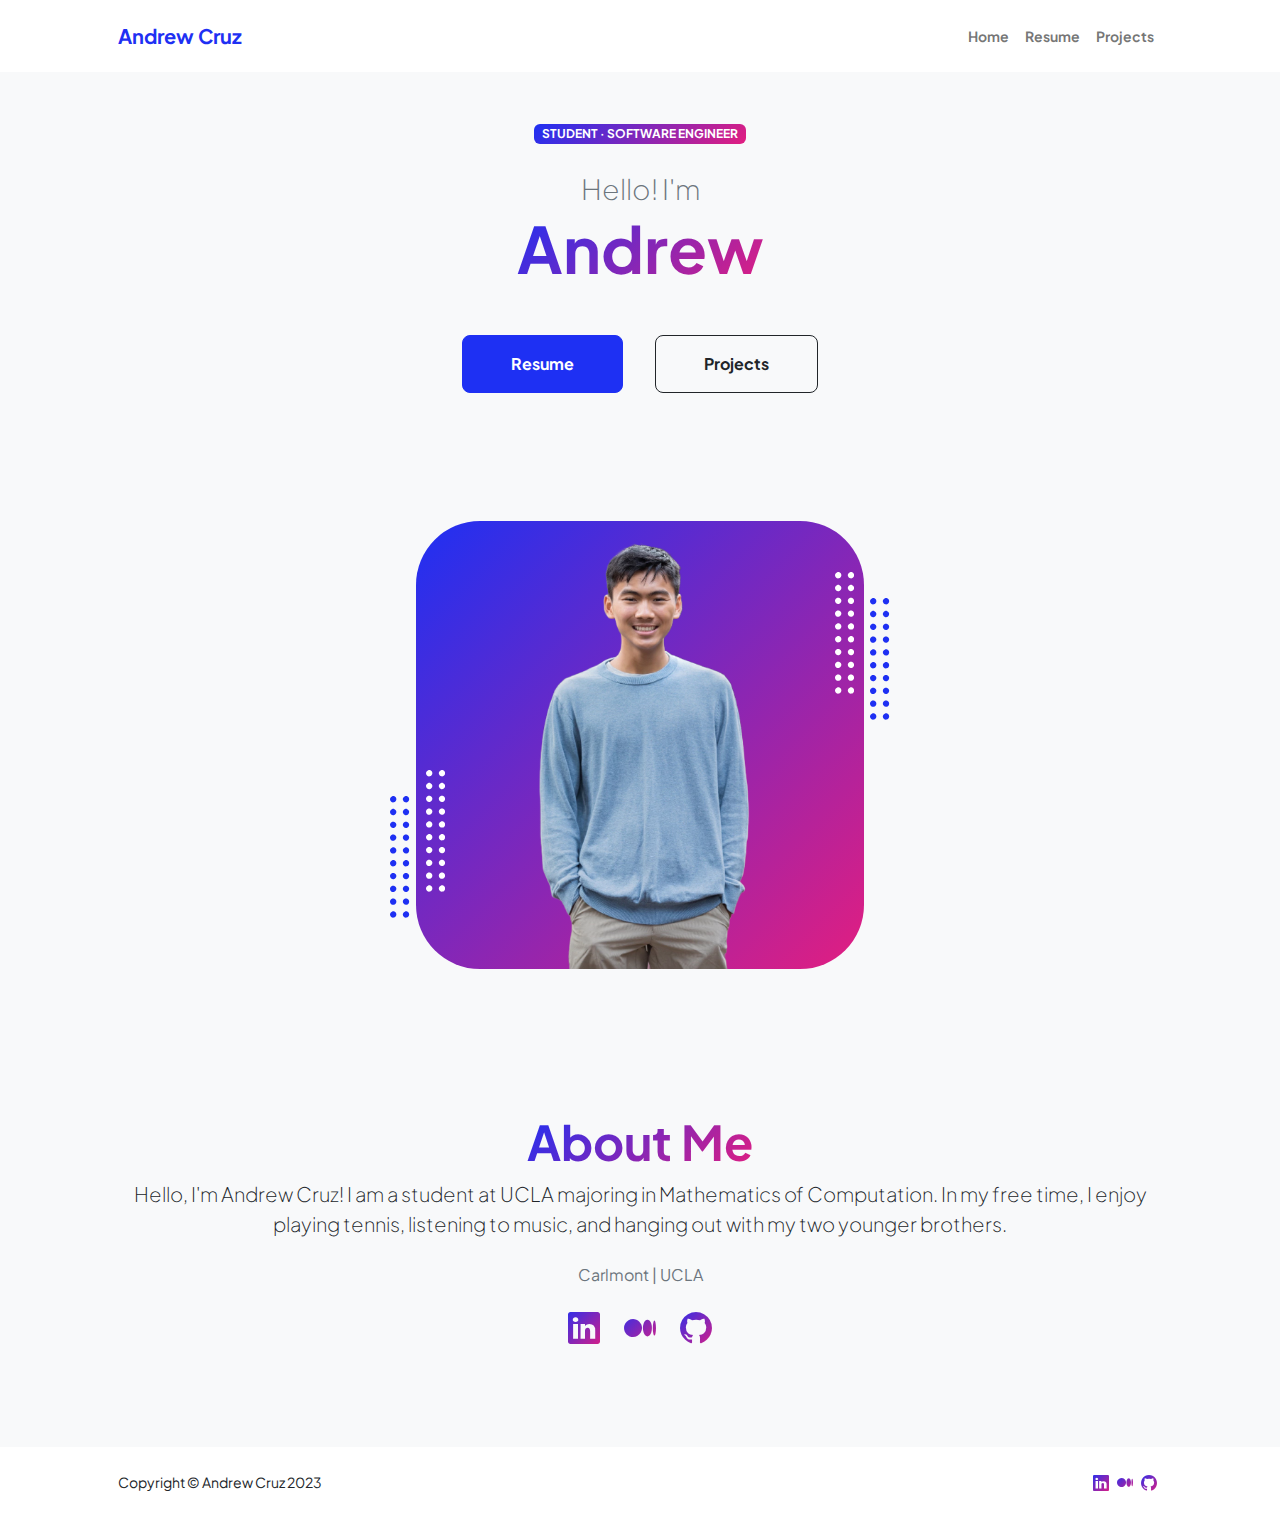
<file: index.html>
<!DOCTYPE html>
<html lang="en">
    <head>
        <meta charset="utf-8" />
        <meta name="viewport" content="width=device-width, initial-scale=1, shrink-to-fit=no" />
        <meta name="keywords" content="Andrew, Cruz, Carlmont, UCLA" />
        <meta name="description" content="Hello, I'm Andrew Cruz! I am a student at UCLA majoring in Mathematics of Computation and a software engineering intern at Lockheed Martin." />
        <meta name="author" content="Andrew Cruz" />
        <title>Andrew Cruz</title>
        <!-- Favicon-->
        <link rel="icon" type="image/x-icon" href="assets/favicon.ico" />
        <!-- Custom Google font-->
        <link rel="preconnect" href="https://fonts.googleapis.com" />
        <link rel="preconnect" href="https://fonts.gstatic.com" crossorigin />
        <link href="https://fonts.googleapis.com/css2?family=Plus+Jakarta+Sans:wght@100;200;300;400;500;600;700;800;900&amp;display=swap" rel="stylesheet" />
        <!-- Bootstrap icons-->
        <link href="https://cdn.jsdelivr.net/npm/bootstrap-icons@1.8.1/font/bootstrap-icons.css" rel="stylesheet" />
        <!-- Core theme CSS (includes Bootstrap)-->
        <link href="css/styles.css" rel="stylesheet" />
    </head>
    <body class="d-flex flex-column h-100">
        <main class="flex-shrink-0">
            <!-- Navigation-->
            <nav class="navbar navbar-expand-lg navbar-light bg-white py-3">
                <div class="container px-5">
                    <a class="navbar-brand" href="/"><span class="fw-bolder text-primary">Andrew Cruz</span></a>
                    <button class="navbar-toggler" type="button" data-bs-toggle="collapse" data-bs-target="#navbarSupportedContent" aria-controls="navbarSupportedContent" aria-expanded="false" aria-label="Toggle navigation"><span class="navbar-toggler-icon"></span></button>
                    <div class="collapse navbar-collapse" id="navbarSupportedContent">
                        <ul class="navbar-nav ms-auto mb-2 mb-lg-0 small fw-bolder">
                            <li class="nav-item"><a class="nav-link" href="/">Home</a></li>
                            <li class="nav-item"><a class="nav-link" href="resume">Resume</a></li>
                            <!-- <li class="nav-item"><a class="nav-link" href="projects">Projects</a></li> -->
                            <li class="nav-item"><a class="nav-link" href="projects">Projects</a></li>
                        </ul>
                    </div>
                </div>
            </nav>
            <!-- Header-->
            <header class="py-5" style="padding-top: 1rem !important; background-color:#F8F9FA">
                <div class="container px-5 pb-5">
                    <div class="row gx-5 align-items-center">
                        <div class="col-xxl-5" style="padding-top: 2rem !important;">
                            <!-- Header text content-->
                            <div class="text-center text-xxl-start">
                                <div class="badge bg-gradient-primary-to-secondary text-white mb-4"><div class="text-uppercase">Student &middot; Software Engineer</div></div>
                                <div class="fs-3 fw-light text-muted">Hello! I'm</div>
                                <h1 class="display-3 fw-bolder mb-5"><span class="text-gradient d-inline">Andrew</span></h1>
                                <div class="d-grid gap-3 d-sm-flex justify-content-sm-center justify-content-xxl-start mb-3">
                                    <a class="btn btn-primary btn-lg px-5 py-3 me-sm-3 fs-6 fw-bolder" href="resume">Resume</a>
                                    <a class="btn btn-outline-dark btn-lg px-5 py-3 fs-6 fw-bolder" href="projects">Projects</a>
                                </div>
                            </div>
                        </div>
                        <div class="col-xxl-7">
                            <!-- Header profile picture-->
                            <div class="d-flex justify-content-center mt-5 mt-xxl-0">
                                <div class="profile bg-gradient-primary-to-secondary">
                                    <!-- TIP: For best results, use a photo with a transparent background like the demo example below-->
                                    <!-- Watch a tutorial on how to do this on YouTube (link)-->
                                    <img class="profile-img" src="assets/profile.png" alt="..." />
                                    <div class="dots-1">
                                        <!-- SVG Dots-->
                                        <svg version="1.1" xmlns="http://www.w3.org/2000/svg" xmlns:xlink="http://www.w3.org/1999/xlink" x="0px" y="0px" viewBox="0 0 191.6 1215.4" style="enable-background: new 0 0 191.6 1215.4" xml:space="preserve">
                                            <g transform="translate(0.000000,1280.000000) scale(0.100000,-0.100000)">
                                                <path d="M227.7,12788.6c-105-35-200-141-222-248c-43-206,163-412,369-369c155,32,275,190,260,339c-11,105-90,213-190,262        C383.7,12801.6,289.7,12808.6,227.7,12788.6z"></path>
                                                <path d="M1507.7,12788.6c-151-50-253-216-222-362c25-119,136-230,254-255c194-41,395,142,375,339c-11,105-90,213-190,262        C1663.7,12801.6,1569.7,12808.6,1507.7,12788.6z"></path>
                                                <path d="M227.7,11508.6c-105-35-200-141-222-248c-43-206,163-412,369-369c155,32,275,190,260,339c-11,105-90,213-190,262        C383.7,11521.6,289.7,11528.6,227.7,11508.6z"></path>
                                                <path d="M1507.7,11508.6c-151-50-253-216-222-362c25-119,136-230,254-255c194-41,395,142,375,339c-11,105-90,213-190,262        C1663.7,11521.6,1569.7,11528.6,1507.7,11508.6z"></path>
                                                <path d="M227.7,10228.6c-105-35-200-141-222-248c-43-206,163-412,369-369c155,32,275,190,260,339c-11,105-90,213-190,262        C383.7,10241.6,289.7,10248.6,227.7,10228.6z"></path>
                                                <path d="M1507.7,10228.6c-105-35-200-141-222-248c-43-206,163-412,369-369c155,32,275,190,260,339c-11,105-90,213-190,262        C1663.7,10241.6,1569.7,10248.6,1507.7,10228.6z"></path>
                                                <path d="M227.7,8948.6c-105-35-200-141-222-248c-43-206,163-412,369-369c155,32,275,190,260,339c-11,105-90,213-190,262        C383.7,8961.6,289.7,8968.6,227.7,8948.6z"></path>
                                                <path d="M1507.7,8948.6c-105-35-200-141-222-248c-43-206,163-412,369-369c155,32,275,190,260,339c-11,105-90,213-190,262        C1663.7,8961.6,1569.7,8968.6,1507.7,8948.6z"></path>
                                                <path d="M227.7,7668.6c-105-35-200-141-222-248c-43-206,163-412,369-369c155,32,275,190,260,339c-11,105-90,213-190,262        C383.7,7681.6,289.7,7688.6,227.7,7668.6z"></path>
                                                <path d="M1507.7,7668.6c-105-35-200-141-222-248c-43-206,163-412,369-369c155,32,275,190,260,339c-11,105-90,213-190,262        C1663.7,7681.6,1569.7,7688.6,1507.7,7668.6z"></path>
                                                <path d="M227.7,6388.6c-105-35-200-141-222-248c-43-206,163-412,369-369c155,32,275,190,260,339c-11,105-90,213-190,262        C383.7,6401.6,289.7,6408.6,227.7,6388.6z"></path>
                                                <path d="M1507.7,6388.6c-105-35-200-141-222-248c-43-206,163-412,369-369c155,32,275,190,260,339c-11,105-90,213-190,262        C1663.7,6401.6,1569.7,6408.6,1507.7,6388.6z"></path>
                                                <path d="M227.7,5108.6c-105-35-200-141-222-248c-43-206,163-412,369-369c155,32,275,190,260,339c-11,105-90,213-190,262        C383.7,5121.6,289.7,5128.6,227.7,5108.6z"></path>
                                                <path d="M1507.7,5108.6c-105-35-200-141-222-248c-43-206,163-412,369-369c155,32,275,190,260,339c-11,105-90,213-190,262        C1663.7,5121.6,1569.7,5128.6,1507.7,5108.6z"></path>
                                                <path d="M227.7,3828.6c-105-35-200-141-222-248c-43-206,163-412,369-369c155,32,275,190,260,339c-11,105-90,213-190,262        C383.7,3841.6,289.7,3848.6,227.7,3828.6z"></path>
                                                <path d="M1507.7,3828.6c-105-35-200-141-222-248c-43-206,163-412,369-369c155,32,275,190,260,339c-11,105-90,213-190,262        C1663.7,3841.6,1569.7,3848.6,1507.7,3828.6z"></path>
                                                <path d="M227.7,2548.6c-105-35-200-141-222-248c-43-206,163-412,369-369c155,32,275,190,260,339c-11,105-90,213-190,262        C383.7,2561.6,289.7,2568.6,227.7,2548.6z"></path>
                                                <path d="M1507.7,2548.6c-105-35-200-141-222-248c-43-206,163-412,369-369c155,32,275,190,260,339c-11,105-90,213-190,262        C1663.7,2561.6,1569.7,2568.6,1507.7,2548.6z"></path>
                                                <path d="M227.7,1268.6c-105-35-200-141-222-248c-43-206,163-412,369-369c155,32,275,190,260,339c-11,105-90,213-190,262        C383.7,1281.6,289.7,1288.6,227.7,1268.6z"></path>
                                                <path d="M1507.7,1268.6c-105-35-200-141-222-248c-43-206,163-412,369-369c155,32,275,190,260,339c-11,105-90,213-190,262        C1663.7,1281.6,1569.7,1288.6,1507.7,1268.6z"></path>
                                            </g>
                                        </svg>
                                        <!-- END of SVG dots-->
                                    </div>
                                    <div class="dots-2">
                                        <!-- SVG Dots-->
                                        <svg version="1.1" xmlns="http://www.w3.org/2000/svg" xmlns:xlink="http://www.w3.org/1999/xlink" x="0px" y="0px" viewBox="0 0 191.6 1215.4" style="enable-background: new 0 0 191.6 1215.4" xml:space="preserve">
                                            <g transform="translate(0.000000,1280.000000) scale(0.100000,-0.100000)">
                                                <path d="M227.7,12788.6c-105-35-200-141-222-248c-43-206,163-412,369-369c155,32,275,190,260,339c-11,105-90,213-190,262        C383.7,12801.6,289.7,12808.6,227.7,12788.6z"></path>
                                                <path d="M1507.7,12788.6c-151-50-253-216-222-362c25-119,136-230,254-255c194-41,395,142,375,339c-11,105-90,213-190,262        C1663.7,12801.6,1569.7,12808.6,1507.7,12788.6z"></path>
                                                <path d="M227.7,11508.6c-105-35-200-141-222-248c-43-206,163-412,369-369c155,32,275,190,260,339c-11,105-90,213-190,262        C383.7,11521.6,289.7,11528.6,227.7,11508.6z"></path>
                                                <path d="M1507.7,11508.6c-151-50-253-216-222-362c25-119,136-230,254-255c194-41,395,142,375,339c-11,105-90,213-190,262        C1663.7,11521.6,1569.7,11528.6,1507.7,11508.6z"></path>
                                                <path d="M227.7,10228.6c-105-35-200-141-222-248c-43-206,163-412,369-369c155,32,275,190,260,339c-11,105-90,213-190,262        C383.7,10241.6,289.7,10248.6,227.7,10228.6z"></path>
                                                <path d="M1507.7,10228.6c-105-35-200-141-222-248c-43-206,163-412,369-369c155,32,275,190,260,339c-11,105-90,213-190,262        C1663.7,10241.6,1569.7,10248.6,1507.7,10228.6z"></path>
                                                <path d="M227.7,8948.6c-105-35-200-141-222-248c-43-206,163-412,369-369c155,32,275,190,260,339c-11,105-90,213-190,262        C383.7,8961.6,289.7,8968.6,227.7,8948.6z"></path>
                                                <path d="M1507.7,8948.6c-105-35-200-141-222-248c-43-206,163-412,369-369c155,32,275,190,260,339c-11,105-90,213-190,262        C1663.7,8961.6,1569.7,8968.6,1507.7,8948.6z"></path>
                                                <path d="M227.7,7668.6c-105-35-200-141-222-248c-43-206,163-412,369-369c155,32,275,190,260,339c-11,105-90,213-190,262        C383.7,7681.6,289.7,7688.6,227.7,7668.6z"></path>
                                                <path d="M1507.7,7668.6c-105-35-200-141-222-248c-43-206,163-412,369-369c155,32,275,190,260,339c-11,105-90,213-190,262        C1663.7,7681.6,1569.7,7688.6,1507.7,7668.6z"></path>
                                                <path d="M227.7,6388.6c-105-35-200-141-222-248c-43-206,163-412,369-369c155,32,275,190,260,339c-11,105-90,213-190,262        C383.7,6401.6,289.7,6408.6,227.7,6388.6z"></path>
                                                <path d="M1507.7,6388.6c-105-35-200-141-222-248c-43-206,163-412,369-369c155,32,275,190,260,339c-11,105-90,213-190,262        C1663.7,6401.6,1569.7,6408.6,1507.7,6388.6z"></path>
                                                <path d="M227.7,5108.6c-105-35-200-141-222-248c-43-206,163-412,369-369c155,32,275,190,260,339c-11,105-90,213-190,262        C383.7,5121.6,289.7,5128.6,227.7,5108.6z"></path>
                                                <path d="M1507.7,5108.6c-105-35-200-141-222-248c-43-206,163-412,369-369c155,32,275,190,260,339c-11,105-90,213-190,262        C1663.7,5121.6,1569.7,5128.6,1507.7,5108.6z"></path>
                                                <path d="M227.7,3828.6c-105-35-200-141-222-248c-43-206,163-412,369-369c155,32,275,190,260,339c-11,105-90,213-190,262        C383.7,3841.6,289.7,3848.6,227.7,3828.6z"></path>
                                                <path d="M1507.7,3828.6c-105-35-200-141-222-248c-43-206,163-412,369-369c155,32,275,190,260,339c-11,105-90,213-190,262        C1663.7,3841.6,1569.7,3848.6,1507.7,3828.6z"></path>
                                                <path d="M227.7,2548.6c-105-35-200-141-222-248c-43-206,163-412,369-369c155,32,275,190,260,339c-11,105-90,213-190,262        C383.7,2561.6,289.7,2568.6,227.7,2548.6z"></path>
                                                <path d="M1507.7,2548.6c-105-35-200-141-222-248c-43-206,163-412,369-369c155,32,275,190,260,339c-11,105-90,213-190,262        C1663.7,2561.6,1569.7,2568.6,1507.7,2548.6z"></path>
                                                <path d="M227.7,1268.6c-105-35-200-141-222-248c-43-206,163-412,369-369c155,32,275,190,260,339c-11,105-90,213-190,262        C383.7,1281.6,289.7,1288.6,227.7,1268.6z"></path>
                                                <path d="M1507.7,1268.6c-105-35-200-141-222-248c-43-206,163-412,369-369c155,32,275,190,260,339c-11,105-90,213-190,262        C1663.7,1281.6,1569.7,1288.6,1507.7,1268.6z"></path>
                                            </g>
                                        </svg>
                                        <!-- END of SVG dots-->
                                    </div>
                                    <div class="dots-3">
                                        <!-- SVG Dots-->
                                        <svg version="1.1" xmlns="http://www.w3.org/2000/svg" xmlns:xlink="http://www.w3.org/1999/xlink" x="0px" y="0px" viewBox="0 0 191.6 1215.4" style="enable-background: new 0 0 191.6 1215.4" xml:space="preserve">
                                            <g transform="translate(0.000000,1280.000000) scale(0.100000,-0.100000)">
                                                <path d="M227.7,12788.6c-105-35-200-141-222-248c-43-206,163-412,369-369c155,32,275,190,260,339c-11,105-90,213-190,262        C383.7,12801.6,289.7,12808.6,227.7,12788.6z"></path>
                                                <path d="M1507.7,12788.6c-151-50-253-216-222-362c25-119,136-230,254-255c194-41,395,142,375,339c-11,105-90,213-190,262        C1663.7,12801.6,1569.7,12808.6,1507.7,12788.6z"></path>
                                                <path d="M227.7,11508.6c-105-35-200-141-222-248c-43-206,163-412,369-369c155,32,275,190,260,339c-11,105-90,213-190,262        C383.7,11521.6,289.7,11528.6,227.7,11508.6z"></path>
                                                <path d="M1507.7,11508.6c-151-50-253-216-222-362c25-119,136-230,254-255c194-41,395,142,375,339c-11,105-90,213-190,262        C1663.7,11521.6,1569.7,11528.6,1507.7,11508.6z"></path>
                                                <path d="M227.7,10228.6c-105-35-200-141-222-248c-43-206,163-412,369-369c155,32,275,190,260,339c-11,105-90,213-190,262        C383.7,10241.6,289.7,10248.6,227.7,10228.6z"></path>
                                                <path d="M1507.7,10228.6c-105-35-200-141-222-248c-43-206,163-412,369-369c155,32,275,190,260,339c-11,105-90,213-190,262        C1663.7,10241.6,1569.7,10248.6,1507.7,10228.6z"></path>
                                                <path d="M227.7,8948.6c-105-35-200-141-222-248c-43-206,163-412,369-369c155,32,275,190,260,339c-11,105-90,213-190,262        C383.7,8961.6,289.7,8968.6,227.7,8948.6z"></path>
                                                <path d="M1507.7,8948.6c-105-35-200-141-222-248c-43-206,163-412,369-369c155,32,275,190,260,339c-11,105-90,213-190,262        C1663.7,8961.6,1569.7,8968.6,1507.7,8948.6z"></path>
                                                <path d="M227.7,7668.6c-105-35-200-141-222-248c-43-206,163-412,369-369c155,32,275,190,260,339c-11,105-90,213-190,262        C383.7,7681.6,289.7,7688.6,227.7,7668.6z"></path>
                                                <path d="M1507.7,7668.6c-105-35-200-141-222-248c-43-206,163-412,369-369c155,32,275,190,260,339c-11,105-90,213-190,262        C1663.7,7681.6,1569.7,7688.6,1507.7,7668.6z"></path>
                                                <path d="M227.7,6388.6c-105-35-200-141-222-248c-43-206,163-412,369-369c155,32,275,190,260,339c-11,105-90,213-190,262        C383.7,6401.6,289.7,6408.6,227.7,6388.6z"></path>
                                                <path d="M1507.7,6388.6c-105-35-200-141-222-248c-43-206,163-412,369-369c155,32,275,190,260,339c-11,105-90,213-190,262        C1663.7,6401.6,1569.7,6408.6,1507.7,6388.6z"></path>
                                                <path d="M227.7,5108.6c-105-35-200-141-222-248c-43-206,163-412,369-369c155,32,275,190,260,339c-11,105-90,213-190,262        C383.7,5121.6,289.7,5128.6,227.7,5108.6z"></path>
                                                <path d="M1507.7,5108.6c-105-35-200-141-222-248c-43-206,163-412,369-369c155,32,275,190,260,339c-11,105-90,213-190,262        C1663.7,5121.6,1569.7,5128.6,1507.7,5108.6z"></path>
                                                <path d="M227.7,3828.6c-105-35-200-141-222-248c-43-206,163-412,369-369c155,32,275,190,260,339c-11,105-90,213-190,262        C383.7,3841.6,289.7,3848.6,227.7,3828.6z"></path>
                                                <path d="M1507.7,3828.6c-105-35-200-141-222-248c-43-206,163-412,369-369c155,32,275,190,260,339c-11,105-90,213-190,262        C1663.7,3841.6,1569.7,3848.6,1507.7,3828.6z"></path>
                                                <path d="M227.7,2548.6c-105-35-200-141-222-248c-43-206,163-412,369-369c155,32,275,190,260,339c-11,105-90,213-190,262        C383.7,2561.6,289.7,2568.6,227.7,2548.6z"></path>
                                                <path d="M1507.7,2548.6c-105-35-200-141-222-248c-43-206,163-412,369-369c155,32,275,190,260,339c-11,105-90,213-190,262        C1663.7,2561.6,1569.7,2568.6,1507.7,2548.6z"></path>
                                                <path d="M227.7,1268.6c-105-35-200-141-222-248c-43-206,163-412,369-369c155,32,275,190,260,339c-11,105-90,213-190,262        C383.7,1281.6,289.7,1288.6,227.7,1268.6z"></path>
                                                <path d="M1507.7,1268.6c-105-35-200-141-222-248c-43-206,163-412,369-369c155,32,275,190,260,339c-11,105-90,213-190,262        C1663.7,1281.6,1569.7,1288.6,1507.7,1268.6z"></path>
                                            </g>
                                        </svg>
                                        <!-- END of SVG dots-->
                                    </div>
                                    <div class="dots-4">
                                        <!-- SVG Dots-->
                                        <svg version="1.1" xmlns="http://www.w3.org/2000/svg" xmlns:xlink="http://www.w3.org/1999/xlink" x="0px" y="0px" viewBox="0 0 191.6 1215.4" style="enable-background: new 0 0 191.6 1215.4" xml:space="preserve">
                                            <g transform="translate(0.000000,1280.000000) scale(0.100000,-0.100000)">
                                                <path d="M227.7,12788.6c-105-35-200-141-222-248c-43-206,163-412,369-369c155,32,275,190,260,339c-11,105-90,213-190,262        C383.7,12801.6,289.7,12808.6,227.7,12788.6z"></path>
                                                <path d="M1507.7,12788.6c-151-50-253-216-222-362c25-119,136-230,254-255c194-41,395,142,375,339c-11,105-90,213-190,262        C1663.7,12801.6,1569.7,12808.6,1507.7,12788.6z"></path>
                                                <path d="M227.7,11508.6c-105-35-200-141-222-248c-43-206,163-412,369-369c155,32,275,190,260,339c-11,105-90,213-190,262        C383.7,11521.6,289.7,11528.6,227.7,11508.6z"></path>
                                                <path d="M1507.7,11508.6c-151-50-253-216-222-362c25-119,136-230,254-255c194-41,395,142,375,339c-11,105-90,213-190,262        C1663.7,11521.6,1569.7,11528.6,1507.7,11508.6z"></path>
                                                <path d="M227.7,10228.6c-105-35-200-141-222-248c-43-206,163-412,369-369c155,32,275,190,260,339c-11,105-90,213-190,262        C383.7,10241.6,289.7,10248.6,227.7,10228.6z"></path>
                                                <path d="M1507.7,10228.6c-105-35-200-141-222-248c-43-206,163-412,369-369c155,32,275,190,260,339c-11,105-90,213-190,262        C1663.7,10241.6,1569.7,10248.6,1507.7,10228.6z"></path>
                                                <path d="M227.7,8948.6c-105-35-200-141-222-248c-43-206,163-412,369-369c155,32,275,190,260,339c-11,105-90,213-190,262        C383.7,8961.6,289.7,8968.6,227.7,8948.6z"></path>
                                                <path d="M1507.7,8948.6c-105-35-200-141-222-248c-43-206,163-412,369-369c155,32,275,190,260,339c-11,105-90,213-190,262        C1663.7,8961.6,1569.7,8968.6,1507.7,8948.6z"></path>
                                                <path d="M227.7,7668.6c-105-35-200-141-222-248c-43-206,163-412,369-369c155,32,275,190,260,339c-11,105-90,213-190,262        C383.7,7681.6,289.7,7688.6,227.7,7668.6z"></path>
                                                <path d="M1507.7,7668.6c-105-35-200-141-222-248c-43-206,163-412,369-369c155,32,275,190,260,339c-11,105-90,213-190,262        C1663.7,7681.6,1569.7,7688.6,1507.7,7668.6z"></path>
                                                <path d="M227.7,6388.6c-105-35-200-141-222-248c-43-206,163-412,369-369c155,32,275,190,260,339c-11,105-90,213-190,262        C383.7,6401.6,289.7,6408.6,227.7,6388.6z"></path>
                                                <path d="M1507.7,6388.6c-105-35-200-141-222-248c-43-206,163-412,369-369c155,32,275,190,260,339c-11,105-90,213-190,262        C1663.7,6401.6,1569.7,6408.6,1507.7,6388.6z"></path>
                                                <path d="M227.7,5108.6c-105-35-200-141-222-248c-43-206,163-412,369-369c155,32,275,190,260,339c-11,105-90,213-190,262        C383.7,5121.6,289.7,5128.6,227.7,5108.6z"></path>
                                                <path d="M1507.7,5108.6c-105-35-200-141-222-248c-43-206,163-412,369-369c155,32,275,190,260,339c-11,105-90,213-190,262        C1663.7,5121.6,1569.7,5128.6,1507.7,5108.6z"></path>
                                                <path d="M227.7,3828.6c-105-35-200-141-222-248c-43-206,163-412,369-369c155,32,275,190,260,339c-11,105-90,213-190,262        C383.7,3841.6,289.7,3848.6,227.7,3828.6z"></path>
                                                <path d="M1507.7,3828.6c-105-35-200-141-222-248c-43-206,163-412,369-369c155,32,275,190,260,339c-11,105-90,213-190,262        C1663.7,3841.6,1569.7,3848.6,1507.7,3828.6z"></path>
                                                <path d="M227.7,2548.6c-105-35-200-141-222-248c-43-206,163-412,369-369c155,32,275,190,260,339c-11,105-90,213-190,262        C383.7,2561.6,289.7,2568.6,227.7,2548.6z"></path>
                                                <path d="M1507.7,2548.6c-105-35-200-141-222-248c-43-206,163-412,369-369c155,32,275,190,260,339c-11,105-90,213-190,262        C1663.7,2561.6,1569.7,2568.6,1507.7,2548.6z"></path>
                                                <path d="M227.7,1268.6c-105-35-200-141-222-248c-43-206,163-412,369-369c155,32,275,190,260,339c-11,105-90,213-190,262        C383.7,1281.6,289.7,1288.6,227.7,1268.6z"></path>
                                                <path d="M1507.7,1268.6c-105-35-200-141-222-248c-43-206,163-412,369-369c155,32,275,190,260,339c-11,105-90,213-190,262        C1663.7,1281.6,1569.7,1288.6,1507.7,1268.6z"></path>
                                            </g>
                                        </svg>
                                        <!-- END of SVG dots-->
                                    </div>
                                </div>
                            </div>
                        </div>
                    </div>
                </div>
            </header>
            <!-- About Section-->
            <section class="bg-light py-5" style="padding-top:0 !important">
                <div class="container px-5">
                    <div class="row gx-5 justify-content-center">
                        <div class="col-xxl-8">
                            <div class="text-center my-5">
                                <h2 class="display-5 fw-bolder"><span class="text-gradient d-inline">About Me</span></h2>
                                <p class="lead fw-light mb-4">Hello, I'm Andrew Cruz! I am a student at UCLA majoring in Mathematics of Computation. In my free time, I enjoy playing tennis, listening to music, and hanging out with my two younger brothers.</p>
                                <p class="text-muted">Carlmont | UCLA</p>
                                <div class="d-flex justify-content-center fs-2 gap-4">
                                    <a class="text-gradient" target="blank" href="https://www.linkedin.com/in/andrew-cruz-43b098202"><i class="bi bi-linkedin"></i></a>
                                    <a class="text-gradient" target="blank" href="https://medium.com/@andrew.cruz"><i class="bi bi-medium"></i></a>
                                    <a class="text-gradient" target="blank" href="https://github.com/cruizeship"><i class="bi bi-github"></i></a>
                                </div>
                            </div>
                        </div>
                    </div>
                </div>
            </section>
        </main>
        <!-- Footer-->
        <footer class="bg-white py-4 mt-auto">
            <div class="container px-5">
                <div class="row align-items-center justify-content-between flex-column flex-sm-row">
                    <div class="col-auto"><div class="small m-0">Copyright &copy; Andrew Cruz 2023</div></div>
                    <div class="col-auto">
                        <a class="text-gradient" style="margin-right:5px" target="blank" href="https://www.linkedin.com/in/andrew-cruz-43b098202"><i class="bi bi-linkedin"></i></a>
                        <a class="text-gradient" style="margin-right:5px" target="blank" href="https://medium.com/@andrew.cruz"><i class="bi bi-medium"></i></a>
                        <a class="text-gradient" style="margin-right:5px" target="blank" href="https://github.com/cruizeship"><i class="bi bi-github"></i></a>
                    </div>
                </div>
            </div>
        </footer>
        <!-- Bootstrap core JS-->
        <script src="https://cdn.jsdelivr.net/npm/bootstrap@5.2.3/dist/js/bootstrap.bundle.min.js"></script>
        <!-- Core theme JS-->
        <script src="js/scripts.js"></script>
    </body>
</html>
</file>
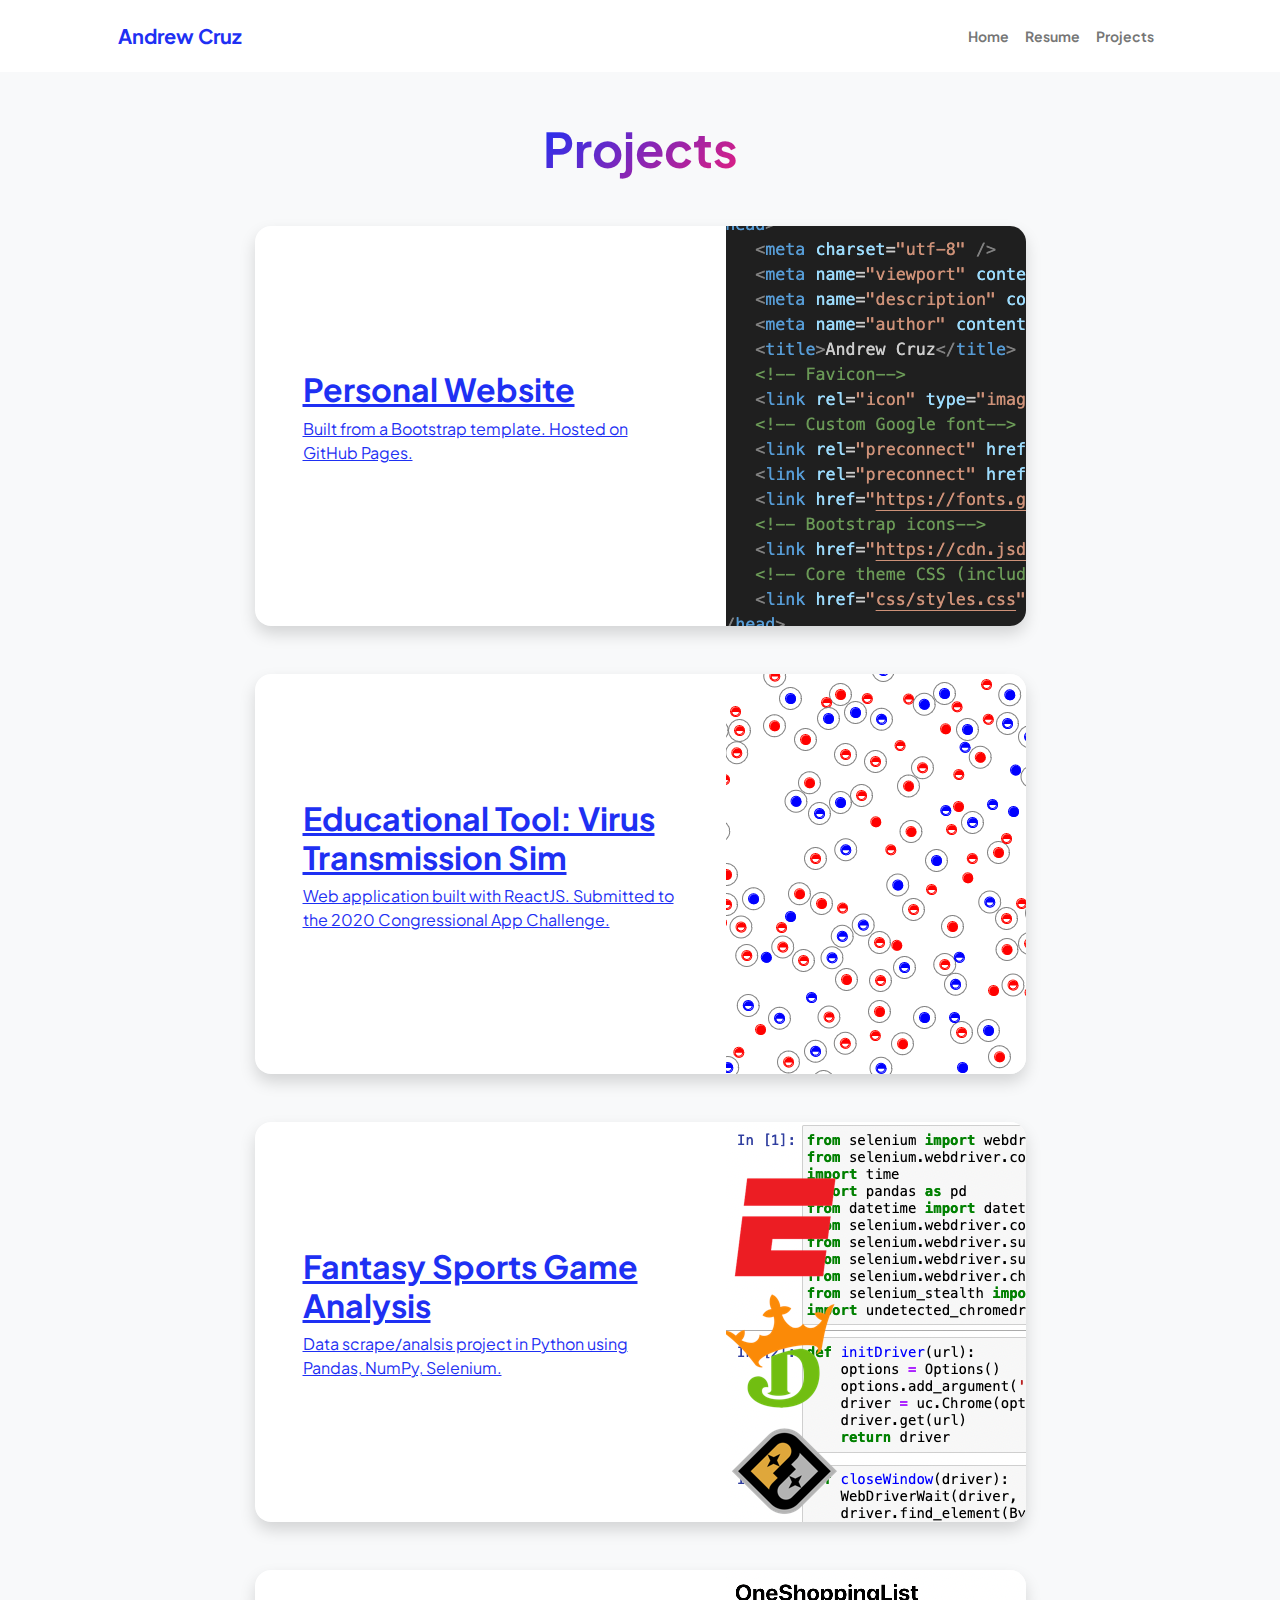
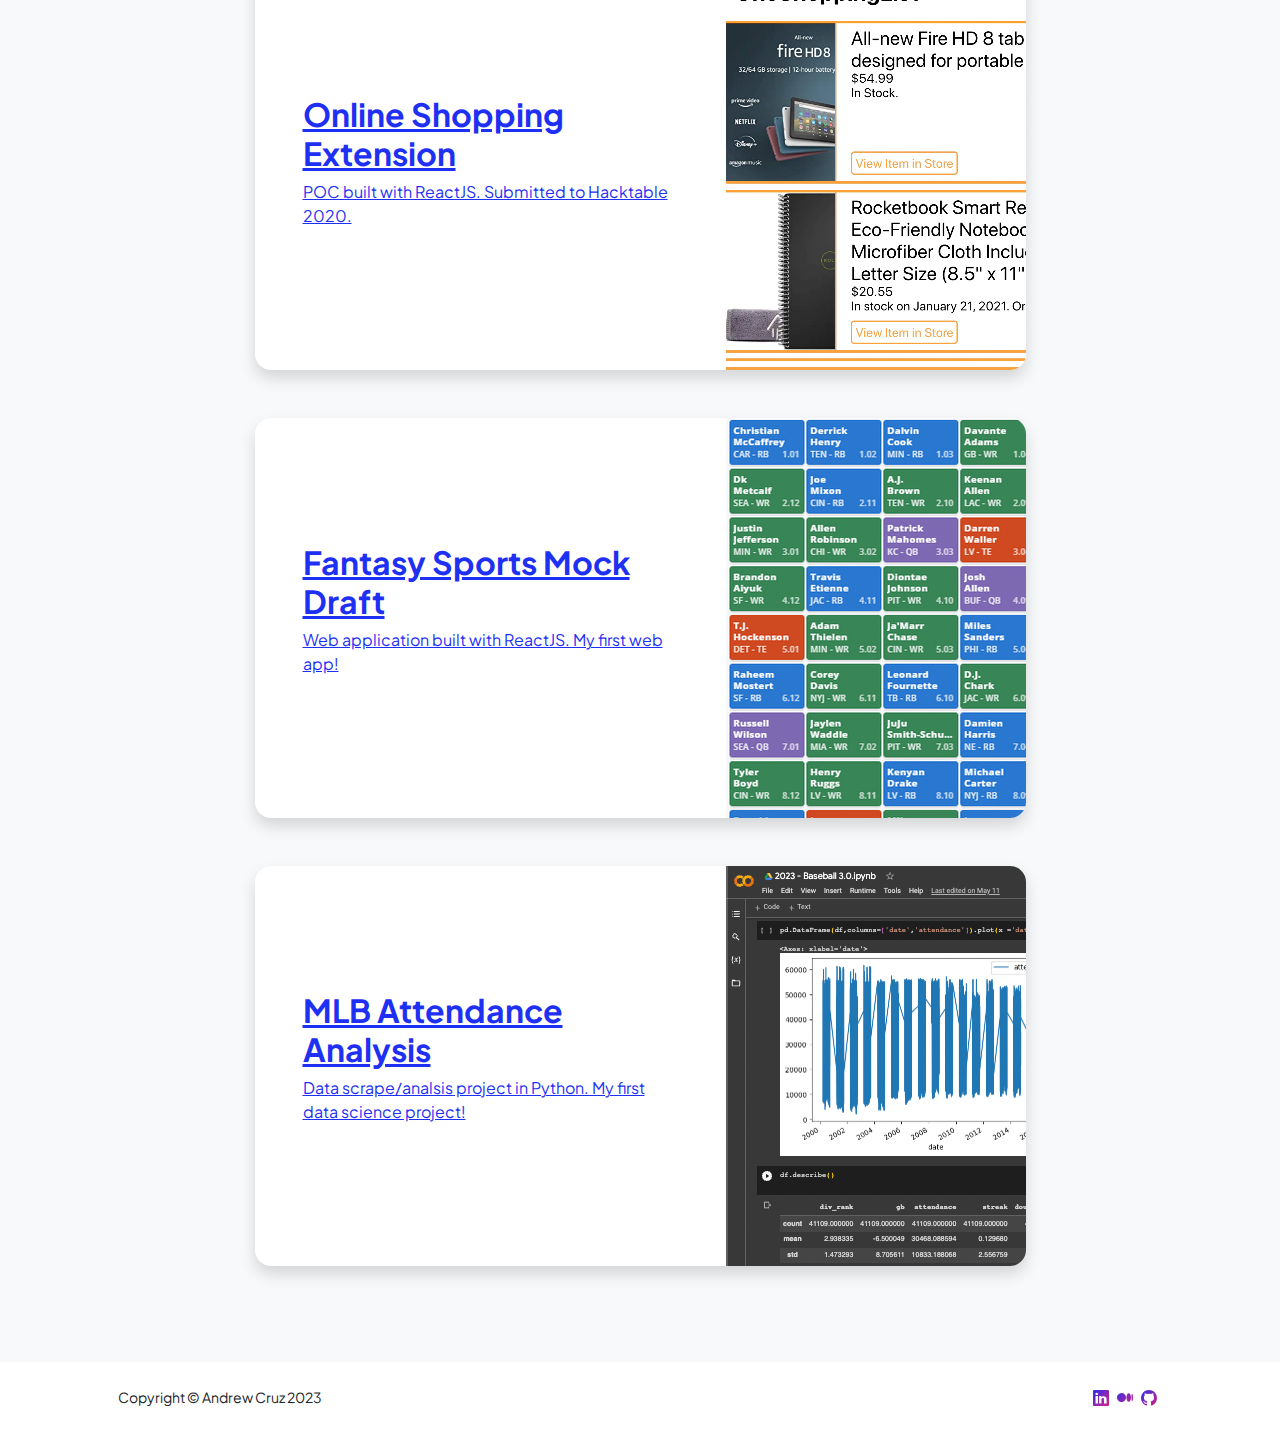
<file: projects.html>
<!DOCTYPE html>
<html lang="en">
    <head>
        <meta charset="utf-8" />
        <meta name="viewport" content="width=device-width, initial-scale=1, shrink-to-fit=no" />
        <meta name="description" content="Portfolio of personal projects 2020-2023" />
        <meta name="author" content="" />
        <title>Projects</title>
        <!-- Favicon-->
        <link rel="icon" type="image/x-icon" href="assets/favicon.ico" />
        <!-- Custom Google font-->
        <link rel="preconnect" href="https://fonts.googleapis.com" />
        <link rel="preconnect" href="https://fonts.gstatic.com" crossorigin />
        <link href="https://fonts.googleapis.com/css2?family=Plus+Jakarta+Sans:wght@100;200;300;400;500;600;700;800;900&amp;display=swap" rel="stylesheet" />
        <!-- Bootstrap icons-->
        <link href="https://cdn.jsdelivr.net/npm/bootstrap-icons@1.8.1/font/bootstrap-icons.css" rel="stylesheet" />
        <!-- Core theme CSS (includes Bootstrap)-->
        <link href="css/styles.css" rel="stylesheet" />
    </head>
    <body class="d-flex flex-column h-100 bg-light">
        <main class="flex-shrink-0">
            <!-- Navigation-->
            <nav class="navbar navbar-expand-lg navbar-light bg-white py-3">
                <div class="container px-5">
                    <a class="navbar-brand" href="/"><span class="fw-bolder text-primary">Andrew Cruz</span></a>
                    <button class="navbar-toggler" type="button" data-bs-toggle="collapse" data-bs-target="#navbarSupportedContent" aria-controls="navbarSupportedContent" aria-expanded="false" aria-label="Toggle navigation"><span class="navbar-toggler-icon"></span></button>
                    <div class="collapse navbar-collapse" id="navbarSupportedContent">
                        <ul class="navbar-nav ms-auto mb-2 mb-lg-0 small fw-bolder">
                            <li class="nav-item"><a class="nav-link" href="/">Home</a></li>
                            <li class="nav-item"><a class="nav-link" href="resume">Resume</a></li>
                            <li class="nav-item"><a class="nav-link" href="projects">Projects</a></li>
                        </ul>
                    </div>
                </div>
            </nav>
            <!-- Projects Section-->
            <section class="py-5">
                <div class="container px-5 mb-5">
                    <div class="text-center mb-5">
                        <h1 class="display-5 fw-bolder mb-0"><span class="text-gradient d-inline">Projects</span></h1>
                    </div>
                    <div class="row gx-5 justify-content-center">
                        <div class="col-lg-11 col-xl-9 col-xxl-8">
                            <!-- Project Card -->
                            <a target="blank" href="https://github.com/cruizeship/cruizeship.github.io">
                                <div class="card overflow-hidden shadow rounded-4 border-0 mb-5">
                                    <div class="card-body p-0 hover-card">
                                        <div class="d-flex align-items-center">
                                            <div class="p-5">
                                                <h2 class="fw-bolder">Personal Website</h2>
                                                <p>Built from a Bootstrap template. Hosted on GitHub Pages.</p>
                                            </div>
                                            <img class="img-fluid" src="assets/web.png" alt="..." />
                                        </div>
                                    </div>
                                </div>
                            </a>
                            <!-- Project Card -->
                            <a target="blank" href="https://github.com/cruizeship/virus-transmission-simulator">
                                <div class="card overflow-hidden shadow rounded-4 border-0 mb-5">
                                    <div class="card-body p-0 hover-card">
                                        <div class="d-flex align-items-center">
                                            <div class="p-5">
                                                <h2 class="fw-bolder">Educational Tool: Virus Transmission Sim</h2>
                                                <p>Web application built with ReactJS. Submitted to the 2020 Congressional App Challenge.</p>
                                            </div>
                                            <img class="img-fluid" src="assets/covid.png" alt="..." />
                                        </div>
                                    </div>
                                </div>
                            </a>
                            <!-- Project Card -->
                            <a target="blank" href="https://github.com/cruizeship/sports-project">
                                <div class="card overflow-hidden shadow rounded-4 border-0 mb-5">
                                    <div class="card-body p-0 hover-card">
                                        <div class="d-flex align-items-center">
                                            <div class="p-5">
                                                <h2 class="fw-bolder">Fantasy Sports Game Analysis </h2>
                                                <p>Data scrape/analsis project in Python using Pandas, NumPy, Selenium.</p>
                                            </div>
                                            <img class="img-fluid" src="assets/bettinganalysis.png" alt="..." />
                                        </div>
                                    </div>
                                </div>
                            </a>
                            <!-- Project Card -->
                            <a target="blank" href="https://github.com/cruizeship/one-shopping-list">
                                <div class="card overflow-hidden shadow rounded-4 border-0 mb-5">
                                    <div class="card-body p-0 hover-card">
                                        <div class="d-flex align-items-center">
                                            <div class="p-5">
                                                <h2 class="fw-bolder">Online Shopping Extension</h2>
                                                <p>POC built with ReactJS. Submitted to Hacktable 2020.</p>
                                            </div>
                                            <img class="img-fluid" src="assets/oneshoppinglist.png" alt="..." />
                                        </div>
                                    </div>
                                </div>
                            </a>
                            <!-- Project Card -->
                            <a target="blank" href="https://github.com/cruizeship/mock-draft">
                                <div class="card overflow-hidden shadow rounded-4 border-0 mb-5">
                                    <div class="card-body p-0 hover-card">
                                        <div class="d-flex align-items-center">
                                            <div class="p-5">
                                                <h2 class="fw-bolder">Fantasy Sports Mock Draft</h2>
                                                <p>Web application built with ReactJS. My first web app!</p>
                                            </div>
                                            <img class="img-fluid" src="assets/mockdraft.png" alt="..." />
                                        </div>
                                    </div>
                                </div>
                            </a>
                            <!-- Project Card -->
                            <a target="blank" href="https://github.com/cruizeship/mlb-attendance">
                                <div class="card overflow-hidden shadow rounded-4 border-0">
                                    <div class="card-body p-0 hover-card">
                                        <div class="d-flex align-items-center">
                                            <div class="p-5">
                                                <h2 class="fw-bolder">MLB Attendance Analysis</h2>
                                                <p>Data scrape/analsis project in Python. My first data science project!</p>
                                            </div>
                                            <img class="img-fluid" src="assets/ds.png" alt="..." />
                                        </div>
                                    </div>
                                </div>
                            </a>
                        </div>
                    </div>
                </div>
            </section>
        </main>
        <!-- Footer-->
        <footer class="bg-white py-4 mt-auto">
            <div class="container px-5">
                <div class="row align-items-center justify-content-between flex-column flex-sm-row">
                    <div class="col-auto"><div class="small m-0">Copyright &copy; Andrew Cruz 2023</div></div>
                    <div class="col-auto">
                        <a class="text-gradient" style="margin-right:5px" target="blank" href="https://www.linkedin.com/in/andrew-cruz-43b098202"><i class="bi bi-linkedin"></i></a>
                        <a class="text-gradient" style="margin-right:5px" target="blank" href="https://medium.com/@andrew.cruz"><i class="bi bi-medium"></i></a>
                        <a class="text-gradient" style="margin-right:5px" target="blank" href="https://github.com/cruizeship"><i class="bi bi-github"></i></a>
                    </div>
                </div>
            </div>
        </footer>
        <!-- Bootstrap core JS-->
        <script src="https://cdn.jsdelivr.net/npm/bootstrap@5.2.3/dist/js/bootstrap.bundle.min.js"></script>
        <!-- Core theme JS-->
        <script src="js/scripts.js"></script>
    </body>
</html>
</file>
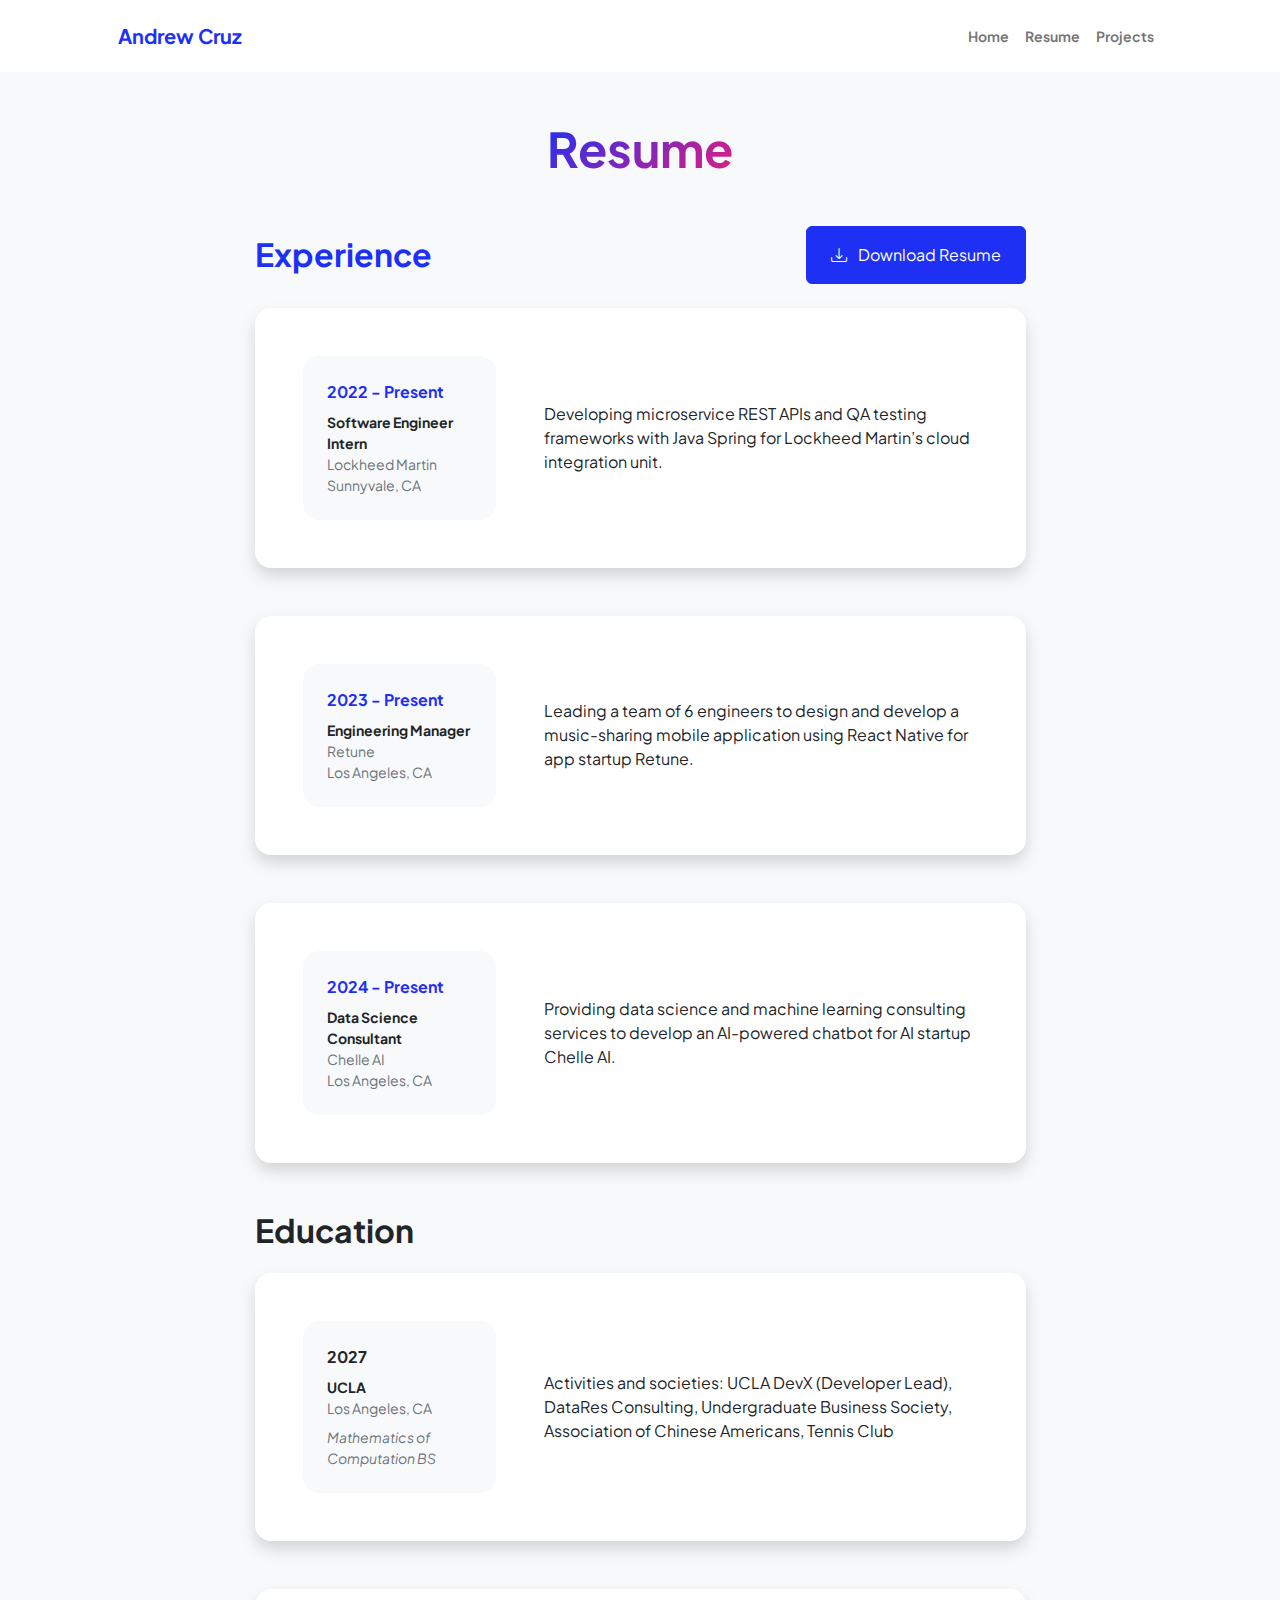
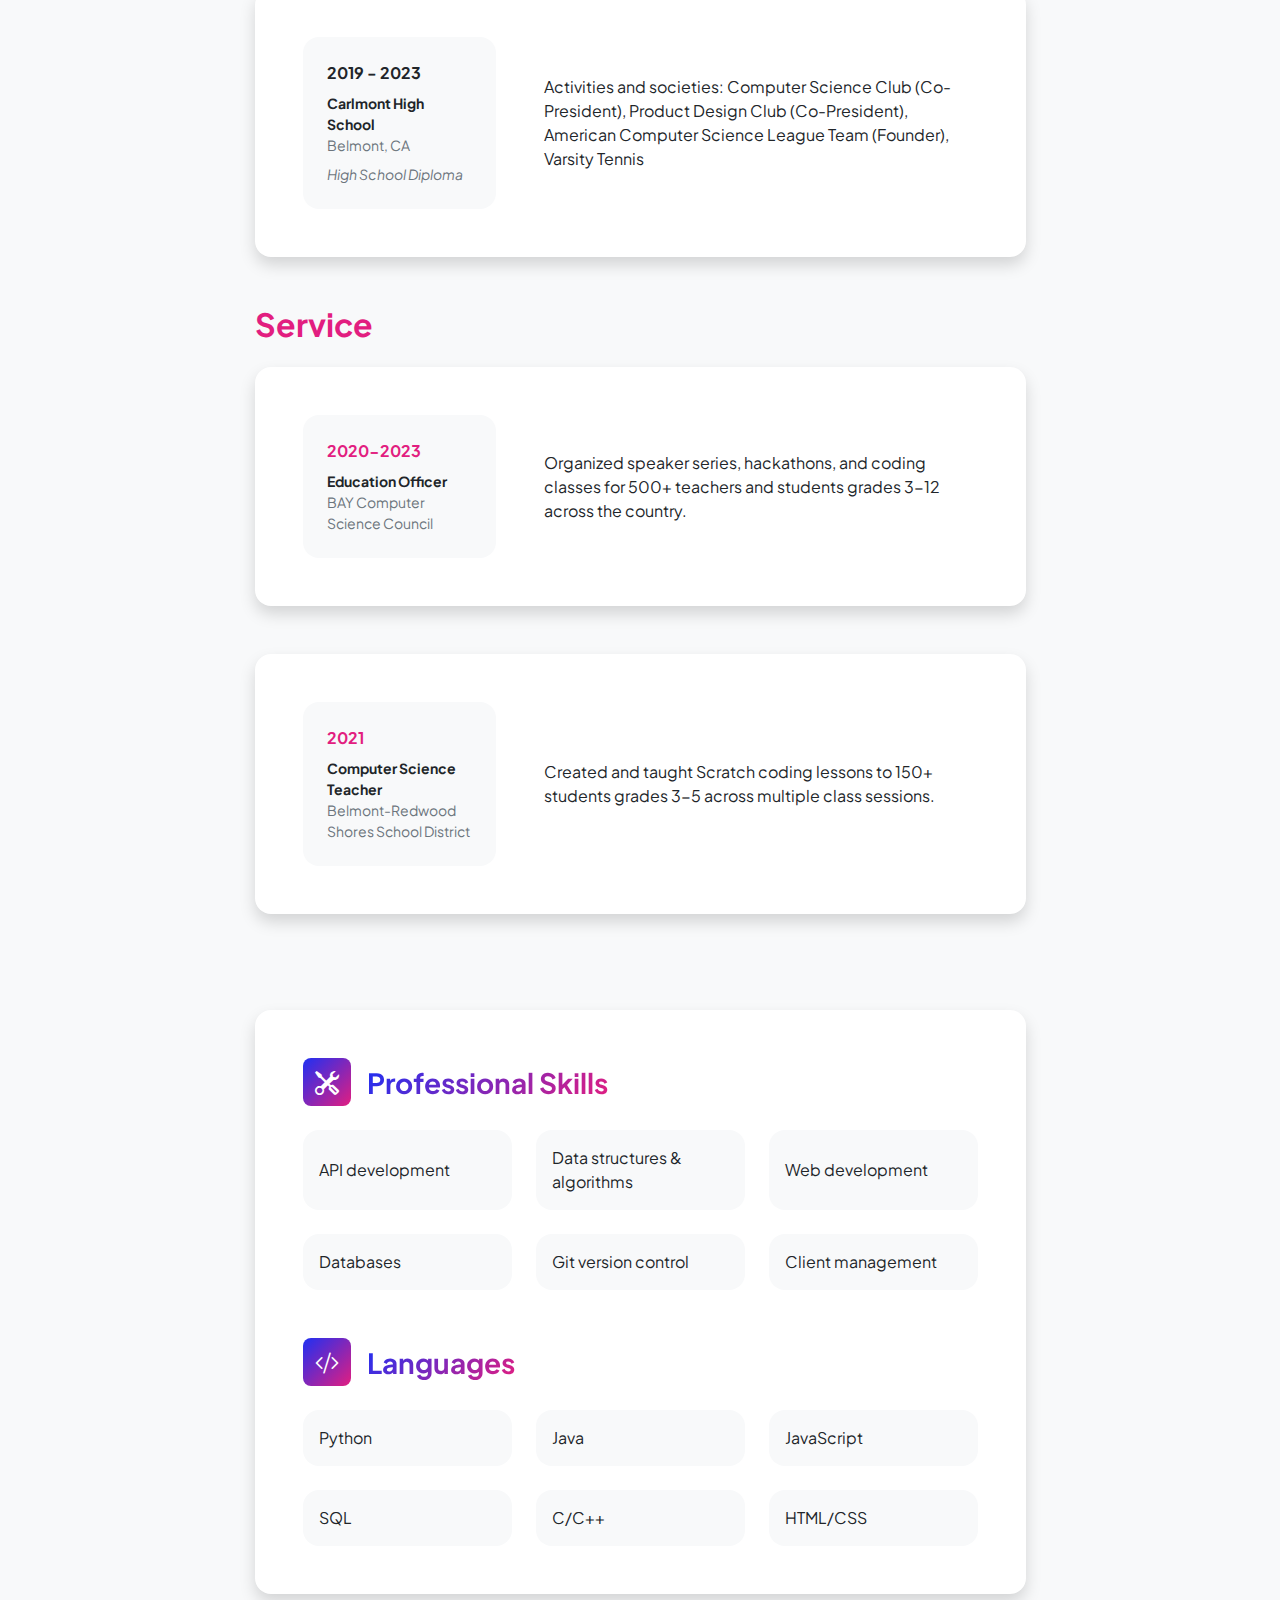
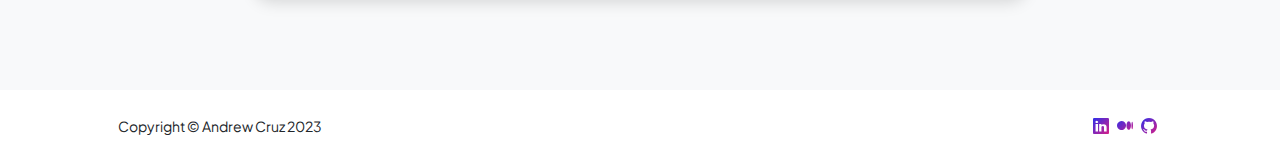
<file: resume.html>
<!DOCTYPE html>
<html lang="en">
    <head>
        <meta charset="utf-8" />
        <meta name="viewport" content="width=device-width, initial-scale=1, shrink-to-fit=no" />
        <meta name="description" content="" />
        <meta name="author" content="" />
        <title>Resume</title>
        <!-- Favicon-->
        <link rel="icon" type="image/x-icon" href="assets/favicon.ico" />
        <!-- Custom Google font-->
        <link rel="preconnect" href="https://fonts.googleapis.com" />
        <link rel="preconnect" href="https://fonts.gstatic.com" crossorigin />
        <link href="https://fonts.googleapis.com/css2?family=Plus+Jakarta+Sans:wght@100;200;300;400;500;600;700;800;900&amp;display=swap" rel="stylesheet" />
        <!-- Bootstrap icons-->
        <link href="https://cdn.jsdelivr.net/npm/bootstrap-icons@1.8.1/font/bootstrap-icons.css" rel="stylesheet" />
        <!-- Core theme CSS (includes Bootstrap)-->
        <link href="css/styles.css" rel="stylesheet" />
    </head>
    <body class="d-flex flex-column h-100 bg-light">
        <main class="flex-shrink-0">
            <!-- Navigation-->
            <nav class="navbar navbar-expand-lg navbar-light bg-white py-3">
                <div class="container px-5">
                    <a class="navbar-brand" href="/"><span class="fw-bolder text-primary">Andrew Cruz</span></a>
                    <button class="navbar-toggler" type="button" data-bs-toggle="collapse" data-bs-target="#navbarSupportedContent" aria-controls="navbarSupportedContent" aria-expanded="false" aria-label="Toggle navigation"><span class="navbar-toggler-icon"></span></button>
                    <div class="collapse navbar-collapse" id="navbarSupportedContent">
                        <ul class="navbar-nav ms-auto mb-2 mb-lg-0 small fw-bolder">
                            <li class="nav-item"><a class="nav-link" href="/">Home</a></li>
                            <li class="nav-item"><a class="nav-link" href="resume">Resume</a></li>
                            <!-- <li class="nav-item"><a class="nav-link" href="projects">Projects</a></li> -->
                            <li class="nav-item"><a class="nav-link" href="projects">Projects</a></li>
                        </ul>
                    </div>
                </div>
            </nav>
            <!-- Page Content-->
            <div class="container px-5 my-5">
                <div class="text-center mb-5">
                    <h1 class="display-5 fw-bolder mb-0"><span class="text-gradient d-inline">Resume</span></h1>
                </div>
                <div class="row gx-5 justify-content-center">
                    <div class="col-lg-11 col-xl-9 col-xxl-8">
                        <!-- Experience Section-->
                        <section>
                            <div class="d-flex align-items-center justify-content-between mb-4">
                                <h2 class="text-primary fw-bolder mb-0">Experience</h2>
                                <!-- Download resume button-->
                                <!-- Note: Set the link href target to a PDF file within your project-->
                                <a class="btn btn-primary px-4 py-3" target="blank" href="assets/Resume.pdf">
                                    <div class="d-inline-block bi bi-download me-2"></div>
                                    Download Resume
                                </a>
                                <!--<a class="btn btn-primary px-4 py-3" target="blank" href="linkedin.html">
                                    <div class="d-inline-block bi bi-linkedin me-2"></div>
                                    Linkedin
                                </a>-->
                            </div>
                            <!-- Experience Card 1-->
                            <div class="card shadow border-0 rounded-4 mb-5">
                                <div class="card-body p-5">
                                    <div class="row align-items-center gx-5">
                                        <div class="col text-center text-lg-start mb-4 mb-lg-0">
                                            <div class="bg-light p-4 rounded-4">
                                                <div class="text-primary fw-bolder mb-2">2022 - Present</div>
                                                <div class="small fw-bolder">Software Engineer Intern</div>
                                                <div class="small text-muted">Lockheed Martin</div>
                                                <div class="small text-muted">Sunnyvale, CA</div>
                                            </div>
                                        </div>
                                        <div class="col-lg-8"><div>Developing microservice REST APIs and QA testing frameworks with Java Spring for Lockheed Martin’s cloud integration unit.</div></div>
                                    </div>
                                </div>
                            </div>
                            <div class="card shadow border-0 rounded-4 mb-5">
                                <div class="card-body p-5">
                                    <div class="row align-items-center gx-5">
                                        <div class="col text-center text-lg-start mb-4 mb-lg-0">
                                            <div class="bg-light p-4 rounded-4">
                                                <div class="text-primary fw-bolder mb-2">2023 - Present</div>
                                                <div class="small fw-bolder">Engineering Manager</div>
                                                <div class="small text-muted">Retune</div>
                                                <div class="small text-muted">Los Angeles, CA</div>
                                            </div>
                                        </div>
                                        <div class="col-lg-8"><div>Leading a team of 6 engineers to design and develop a music-sharing mobile application using React Native for app startup Retune.</div></div>
                                    </div>
                                </div>
                            </div>
                            <div class="card shadow border-0 rounded-4 mb-5">
                                <div class="card-body p-5">
                                    <div class="row align-items-center gx-5">
                                        <div class="col text-center text-lg-start mb-4 mb-lg-0">
                                            <div class="bg-light p-4 rounded-4">
                                                <div class="text-primary fw-bolder mb-2">2024 - Present</div>
                                                <div class="small fw-bolder">Data Science Consultant</div>
                                                <div class="small text-muted">Chelle AI</div>
                                                <div class="small text-muted">Los Angeles, CA</div>
                                            </div>
                                        </div>
                                        <div class="col-lg-8"><div>Providing data science and machine learning consulting services to develop an AI-powered chatbot for AI startup Chelle AI.</div></div>
                                    </div>
                                </div>
                            </div>
                        </section>
                        <!-- Education Section-->
                        <section>
                            <h2 class="text-tridary fw-bolder mb-4">Education</h2>
                            <!-- Education Card 1-->
                            <div class="card shadow border-0 rounded-4 mb-5">
                                <div class="card-body p-5">
                                    <div class="row align-items-center gx-5">
                                        <div class="col text-center text-lg-start mb-4 mb-lg-0">
                                            <div class="bg-light p-4 rounded-4">
                                                <div class="text-tridary fw-bolder mb-2">2027</div>
                                                <div class="mb-2">
                                                    <div class="small fw-bolder">UCLA</div>
                                                    <div class="small text-muted">Los Angeles, CA</div>
                                                </div>
                                                <div class="fst-italic">
                                                    <div class="small text-muted">Mathematics of Computation BS</div>
                                                </div>
                                            </div>
                                        </div>
                                        <div class="col-lg-8"><div>Activities and societies: UCLA DevX (Developer Lead), DataRes Consulting, Undergraduate Business Society, Association of Chinese Americans, Tennis Club</div></div>
                                    </div>
                                </div>
                            </div>
                            <!-- Education Card 2-->
                            <div class="card shadow border-0 rounded-4 mb-5">
                                <div class="card-body p-5">
                                    <div class="row align-items-center gx-5">
                                        <div class="col text-center text-lg-start mb-4 mb-lg-0">
                                            <div class="bg-light p-4 rounded-4">
                                                <div class="text-tridary fw-bolder mb-2">2019 - 2023</div>
                                                <div class="mb-2">
                                                    <div class="small fw-bolder">Carlmont High School</div>
                                                    <div class="small text-muted">Belmont, CA</div>
                                                </div>
                                                <div class="fst-italic">
                                                    <div class="small text-muted">High School Diploma</div>
                                                </div>
                                            </div>
                                        </div>
                                        <div class="col-lg-8"><div>Activities and societies: Computer Science Club (Co-President), Product Design Club (Co-President), American Computer Science League Team (Founder), Varsity Tennis</div></div>
                                    </div>
                                </div>
                            </div>
                        </section>
                        <!-- Service Section-->
                        <section>
                            <h2 class="text-secondary fw-bolder mb-4">Service</h2>
                            <!-- Service Card 1-->
                            <div class="card shadow border-0 rounded-4 mb-5">
                                <div class="card-body p-5">
                                    <div class="row align-items-center gx-5">
                                        <div class="col text-center text-lg-start mb-4 mb-lg-0">
                                            <div class="bg-light p-4 rounded-4">
                                                <div class="text-secondary fw-bolder mb-2">2020-2023</div>
                                                <div class="small fw-bolder">Education Officer</div>
                                                <div class="small text-muted">BAY Computer Science Council</div>
                                            </div>
                                        </div>
                                        <div class="col-lg-8"><div>Organized speaker series, hackathons, and coding classes for 500+ teachers and students grades 3-12 across the country.</div></div>
                                    </div>
                                </div>
                            </div>
                            <!-- Service Card 2-->
                            <div class="card shadow border-0 rounded-4 mb-5">
                                <div class="card-body p-5">
                                    <div class="row align-items-center gx-5">
                                        <div class="col text-center text-lg-start mb-4 mb-lg-0">
                                            <div class="bg-light p-4 rounded-4">
                                                <div class="text-secondary fw-bolder mb-2">2021</div>
                                                <div class="small fw-bolder">Computer Science Teacher</div>
                                                <div class="small text-muted">Belmont-Redwood Shores School District</div>
                                            </div>
                                        </div>
                                        <div class="col-lg-8"><div>Created and taught Scratch coding lessons to 150+ students grades 3-5 across multiple class sessions.</div></div>
                                    </div>
                                </div>
                            </div>
                        </section>
                        <!-- Divider-->
                        <div class="pb-5"></div>
                        <!-- Skills Section-->
                        <section>
                            <!-- Skillset Card-->
                            <div class="card shadow border-0 rounded-4 mb-5">
                                <div class="card-body p-5">
                                    <!-- Professional skills list-->
                                    <div class="mb-5">
                                        <div class="d-flex align-items-center mb-4">
                                            <div class="feature bg-primary bg-gradient-primary-to-secondary text-white rounded-3 me-3"><i class="bi bi-tools"></i></div>
                                            <h3 class="fw-bolder mb-0"><span class="text-gradient d-inline">Professional Skills</span></h3>
                                        </div>
                                        <div class="row row-cols-1 row-cols-md-3 mb-4">
                                            <div class="col mb-4 mb-md-0"><div class="d-flex align-items-center bg-light rounded-4 p-3 h-100">API development</div></div>
                                            <div class="col mb-4 mb-md-0"><div class="d-flex align-items-center bg-light rounded-4 p-3 h-100">Data structures & algorithms</div></div>
                                            <div class="col"><div class="d-flex align-items-center bg-light rounded-4 p-3 h-100">Web development</div></div>
                                        </div>
                                        <div class="row row-cols-1 row-cols-md-3">
                                            <div class="col mb-4 mb-md-0"><div class="d-flex align-items-center bg-light rounded-4 p-3 h-100">Databases</div></div>
                                            <div class="col mb-4 mb-md-0"><div class="d-flex align-items-center bg-light rounded-4 p-3 h-100">Git version control</div></div>
                                            <div class="col"><div class="d-flex align-items-center bg-light rounded-4 p-3 h-100">Client management</div></div>
                                        </div>
                                    </div>
                                    <!-- Languages list-->
                                    <div class="mb-0">
                                        <div class="d-flex align-items-center mb-4">
                                            <div class="feature bg-primary bg-gradient-primary-to-secondary text-white rounded-3 me-3"><i class="bi bi-code-slash"></i></div>
                                            <h3 class="fw-bolder mb-0"><span class="text-gradient d-inline">Languages</span></h3>
                                        </div>
                                        <div class="row row-cols-1 row-cols-md-3 mb-4">
                                            <div class="col mb-4 mb-md-0"><div class="d-flex align-items-center bg-light rounded-4 p-3 h-100">Python</div></div>
                                            <div class="col mb-4 mb-md-0"><div class="d-flex align-items-center bg-light rounded-4 p-3 h-100">Java</div></div>
                                            <div class="col"><div class="d-flex align-items-center bg-light rounded-4 p-3 h-100">JavaScript</div></div>
                                        </div>
                                        <div class="row row-cols-1 row-cols-md-3">
                                            <div class="col mb-4 mb-md-0"><div class="d-flex align-items-center bg-light rounded-4 p-3 h-100">SQL</div></div>
                                            <div class="col mb-4 mb-md-0"><div class="d-flex align-items-center bg-light rounded-4 p-3 h-100">C/C++</div></div>
                                            <div class="col"><div class="d-flex align-items-center bg-light rounded-4 p-3 h-100">HTML/CSS</div></div>
                                        </div>
                                    </div>
                                </div>
                            </div>
                        </section>
                    </div>
                </div>
            </div>
        </main>
        <!-- Footer-->
        <footer class="bg-white py-4 mt-auto">
            <div class="container px-5">
                <div class="row align-items-center justify-content-between flex-column flex-sm-row">
                    <div class="col-auto"><div class="small m-0">Copyright &copy; Andrew Cruz 2023</div></div>
                    <div class="col-auto">
                        <a class="text-gradient" style="margin-right:5px" target="blank" href="https://www.linkedin.com/in/andrew-cruz-43b098202"><i class="bi bi-linkedin"></i></a>
                        <a class="text-gradient" style="margin-right:5px" target="blank" href="https://medium.com/@andrew.cruz"><i class="bi bi-medium"></i></a>
                        <a class="text-gradient" style="margin-right:5px" target="blank" href="https://github.com/cruizeship"><i class="bi bi-github"></i></a>
                    </div>
                </div>
            </div>
        </footer>
        <!-- Bootstrap core JS-->
        <script src="https://cdn.jsdelivr.net/npm/bootstrap@5.2.3/dist/js/bootstrap.bundle.min.js"></script>
        <!-- Core theme JS-->
        <script src="js/scripts.js"></script>
    </body>
</html>
</file>
